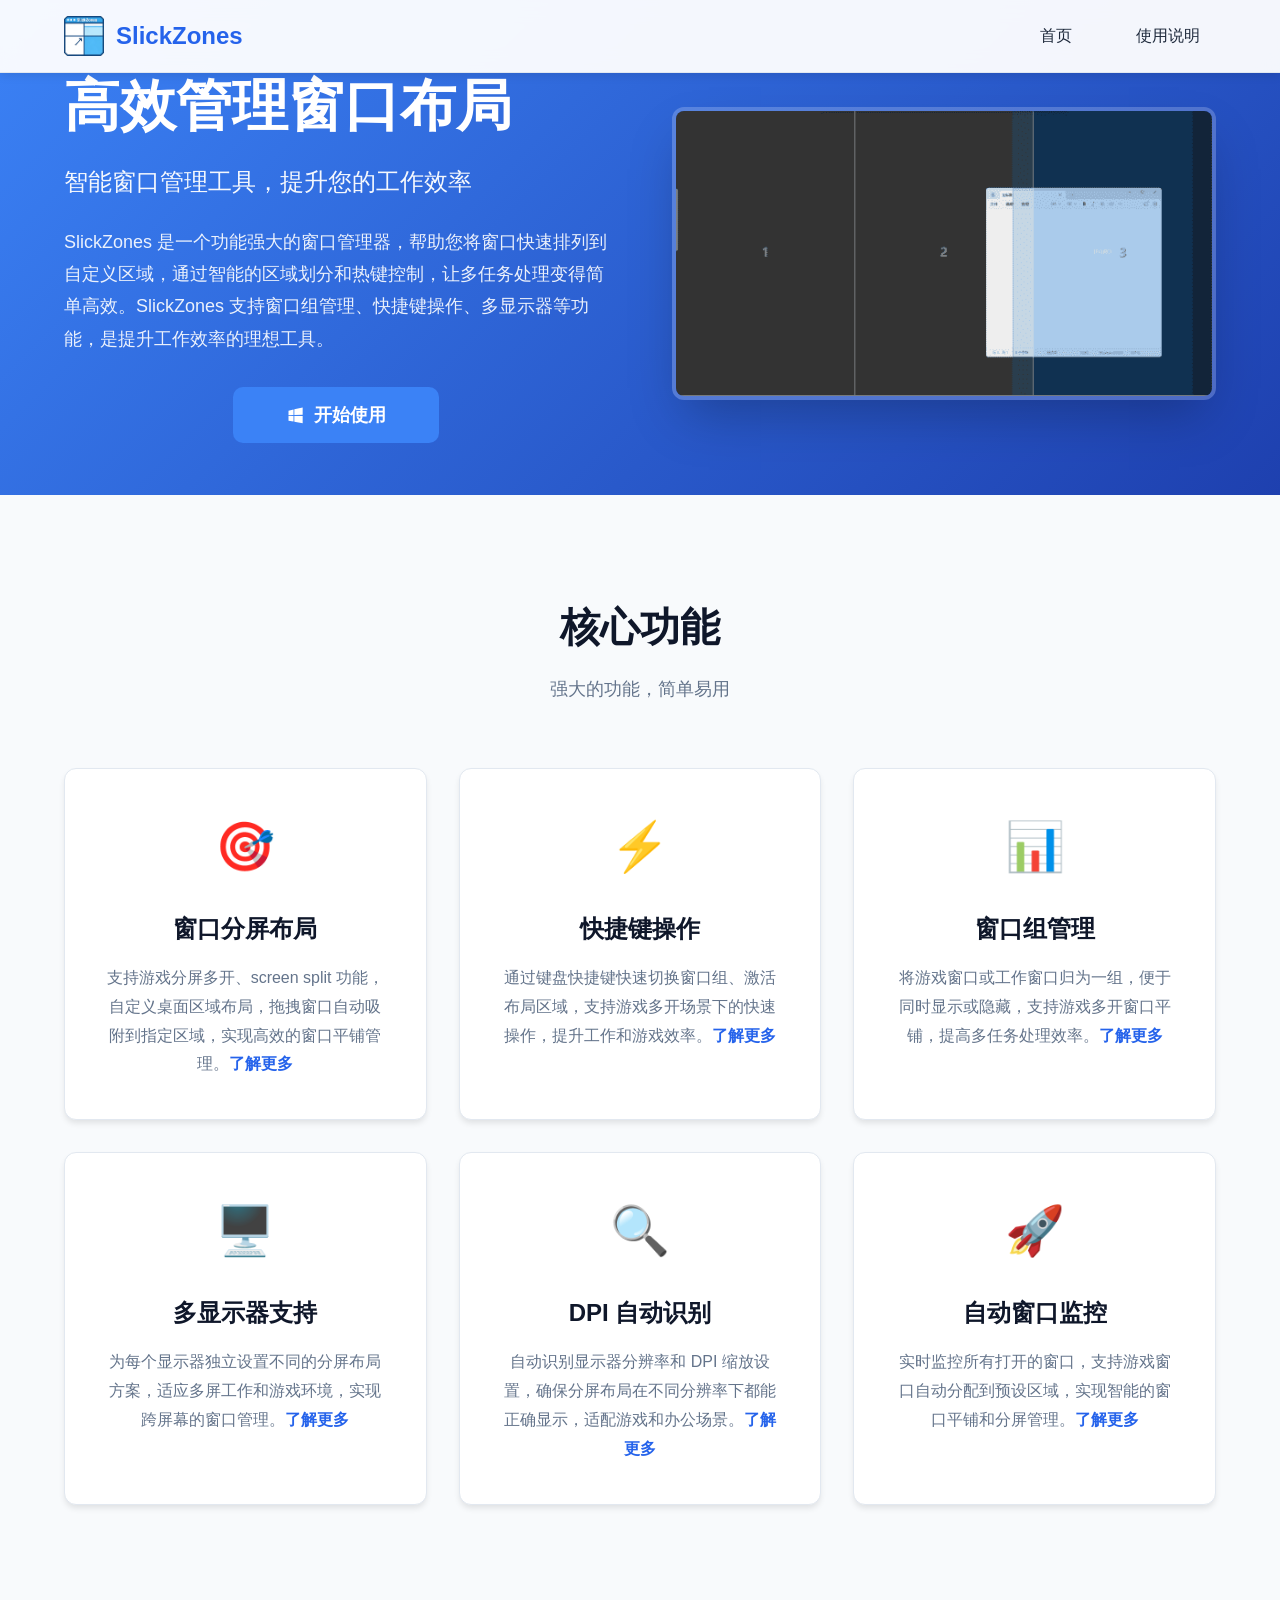
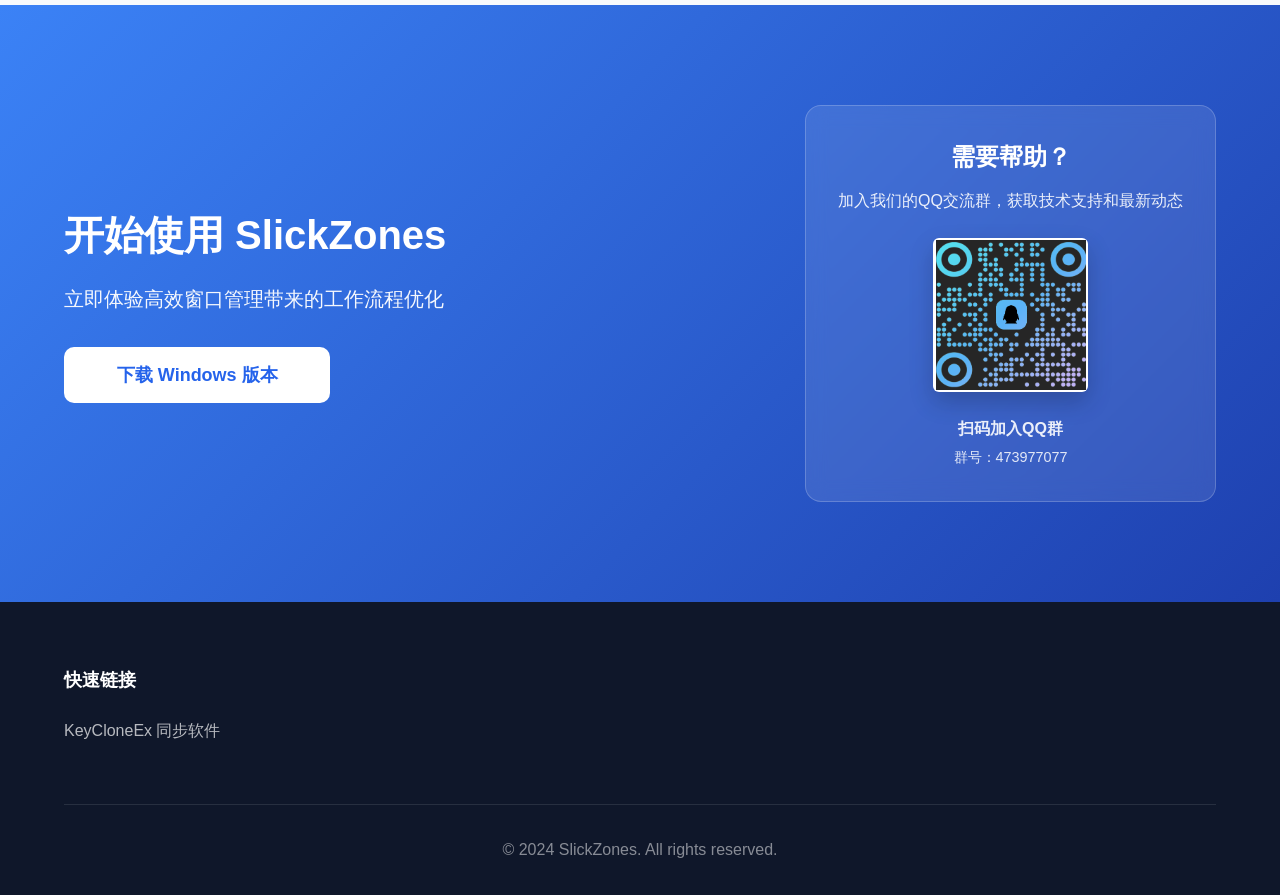
<file: index.html>
<!DOCTYPE html>
<html lang="zh-CN">
<head>
    <meta charset="UTF-8">
    <meta name="viewport" content="width=device-width, initial-scale=1.0">
    <title>SlickZones - 智能窗口管理器 | 游戏分屏多开 | 窗口平铺工具</title>
    <meta name="description" content="SlickZones 是一款强大的窗口管理器，支持游戏分屏多开、窗口平铺、自定义布局等功能。通过智能区域划分和快捷键控制，高效管理桌面窗口布局，提升多任务处理效率。">
    <meta name="keywords" content="SlickZones, 窗口管理器, 游戏分屏, 分屏软件, 窗口平铺, 窗口多开, screen split, 游戏多开, 桌面工具, 工作效率, 窗口组, 快捷键, 多显示器, 窗口布局, 分屏工具">
    <meta name="robots" content="index, follow">
    <meta name="author" content="SlickZones Team">
    <meta name="copyright" content="© 2024 SlickZones">
    <link rel="canonical" href="https://sz.jiarin.cn/">
    <meta property="og:title" content="SlickZones - 智能窗口区域管理工具">
    <meta property="og:description" content="提升工作效率的智能窗口管理工具">
    <meta property="og:url" content="https://sz.jiarin.cn/">
    <meta property="og:type" content="website">
    <link rel="stylesheet" href="styles.css">
</head>
<body>
    <nav class="navbar">
        <div class="container">
            <div class="logo">
                <img src="Resources/SlickZonesIcon.png" alt="SlickZones" class="logo-icon">
                <span class="logo-text">SlickZones</span>
            </div>
            <ul class="nav-links">
                <li><a href="index.html" class="active">首页</a></li>
                <li><a href="manual.html">使用说明</a></li>
            </ul>
        </div>
    </nav>

    <section class="hero" id="home">
        <div class="container">
            <div class="hero-content">
                <h1 class="hero-title">高效管理窗口布局</h1>
                <p class="hero-subtitle">智能窗口管理工具，提升您的工作效率</p>
                <p class="hero-description">SlickZones 是一个功能强大的窗口管理器，帮助您将窗口快速排列到自定义区域，通过智能的区域划分和热键控制，让多任务处理变得简单高效。SlickZones 支持窗口组管理、快捷键操作、多显示器等功能，是提升工作效率的理想工具。</p>
                <div class="hero-buttons">
                    <a href="#cta" class="btn btn-download"><svg width="20" height="20" viewBox="0 0 24 24" fill="currentColor"><path d="M3 12V6.75L9 5.43V11.91L3 12M20 3V11.75L10 11.9V5.21L20 3M3 13L9 13.09V19.9L3 18.75V13M20 13.25V22L10 20.09V13.1L20 13.25Z"/></svg>开始使用</a>
                </div>
                <!-- <div class="hero-qr">
                    <div class="qr-code">
                        <img src="Resources/qrcode_compressed.png" alt="SlickZones 客服QQ群" class="qr-img">
                    </div>
                    <p class="qr-label">扫码加入QQ交流群</p>
                    <p class="qr-number">群号：473977077</p>
                </div> -->
            </div>
            <div class="hero-image">
                <img src="Resources/SlickZones 使用说明465.png" alt="SlickZones 界面" class="hero-screenshot">
            </div>
        </div>
    </section>

    <section class="features" id="features">
        <div class="container">
            <div class="section-header">
                <h2>核心功能</h2>
                <p>强大的功能，简单易用</p>
            </div>
            <div class="features-grid">
                <div class="feature-card">
                    <div class="feature-icon">🎯</div>
                    <h3>窗口分屏布局</h3>
                    <p>支持游戏分屏多开、screen split 功能，自定义桌面区域布局，拖拽窗口自动吸附到指定区域，实现高效的窗口平铺管理。<a href="manual.html#alignment" class="internal-link">了解更多</a></p>
                </div>
                <div class="feature-card">
                    <div class="feature-icon">⚡</div>
                    <h3>快捷键操作</h3>
                    <p>通过键盘快捷键快速切换窗口组、激活布局区域，支持游戏多开场景下的快速操作，提升工作和游戏效率。<a href="manual.html#settings" class="internal-link">了解更多</a></p>
                </div>
                <div class="feature-card">
                    <div class="feature-icon">📊</div>
                    <h3>窗口组管理</h3>
                    <p>将游戏窗口或工作窗口归为一组，便于同时显示或隐藏，支持游戏多开窗口平铺，提高多任务处理效率。<a href="manual.html#groups" class="internal-link">了解更多</a></p>
                </div>
                <div class="feature-card">
                    <div class="feature-icon">🖥️</div>
                    <h3>多显示器支持</h3>
                    <p>为每个显示器独立设置不同的分屏布局方案，适应多屏工作和游戏环境，实现跨屏幕的窗口管理。<a href="manual.html#settings" class="internal-link">了解更多</a></p>
                </div>
                <div class="feature-card">
                    <div class="feature-icon">🔍</div>
                    <h3>DPI 自动识别</h3>
                    <p>自动识别显示器分辨率和 DPI 缩放设置，确保分屏布局在不同分辨率下都能正确显示，适配游戏和办公场景。<a href="manual.html#settings" class="internal-link">了解更多</a></p>
                </div>
                <div class="feature-card">
                    <div class="feature-icon">🚀</div>
                    <h3>自动窗口监控</h3>
                    <p>实时监控所有打开的窗口，支持游戏窗口自动分配到预设区域，实现智能的窗口平铺和分屏管理。<a href="manual.html#intro" class="internal-link">了解更多</a></p>
                </div>
            </div>
        </div>
    </section>

    <section class="cta" id="cta">
        <div class="container">
            <div class="cta-left">
                <h2>开始使用 SlickZones</h2>
                <p>立即体验高效窗口管理带来的工作流程优化</p>
                <a href="https://gitcode.com/li3807/SlickZonesWebForCloudflare/releases/download/SlickZones.20260930/SlickZones.20260930.zip" class="btn btn-download">下载 Windows 版本</a>
            </div>
            <div class="cta-right">
                <div class="support-card">
                    <h3>需要帮助？</h3>
                    <p>加入我们的QQ交流群，获取技术支持和最新动态</p>
                    <div class="qr-code">
                        <img src="Resources/qrcode_compressed.png" alt="SlickZones 客服QQ群" class="qr-img">
                    </div>
                    <p class="qr-label">扫码加入QQ群</p>
                    <p class="qr-number">群号：473977077</p>
                </div>
            </div>
        </div>
    </section>

    <footer class="footer">
        <div class="container">
            <div class="footer-content">
                <!-- <div class="footer-section">
                    <div class="logo">
                        <img src="Resources/SlickZonesIcon.png" alt="SlickZones" class="logo-icon">
                        <span class="logo-text">SlickZones</span>
                    </div>
                    <p class="footer-description">智能窗口区域管理工具，帮助您高效管理桌面布局。</p>
                </div> -->
                <div class="footer-section">
                    <h4>快速链接</h4>
                    <ul class="footer-links">
                        <li><a href="http://www.keyclone.cn" target="_blank">KeyCloneEx 同步软件</a></li>
                    </ul>
                </div>
            </div>
            <div class="footer-bottom">
                <p>&copy; 2024 SlickZones. All rights reserved.</p>
            </div>
        </div>
    </footer>

    <script src="script.js"></script>
</body>
</html>
</file>
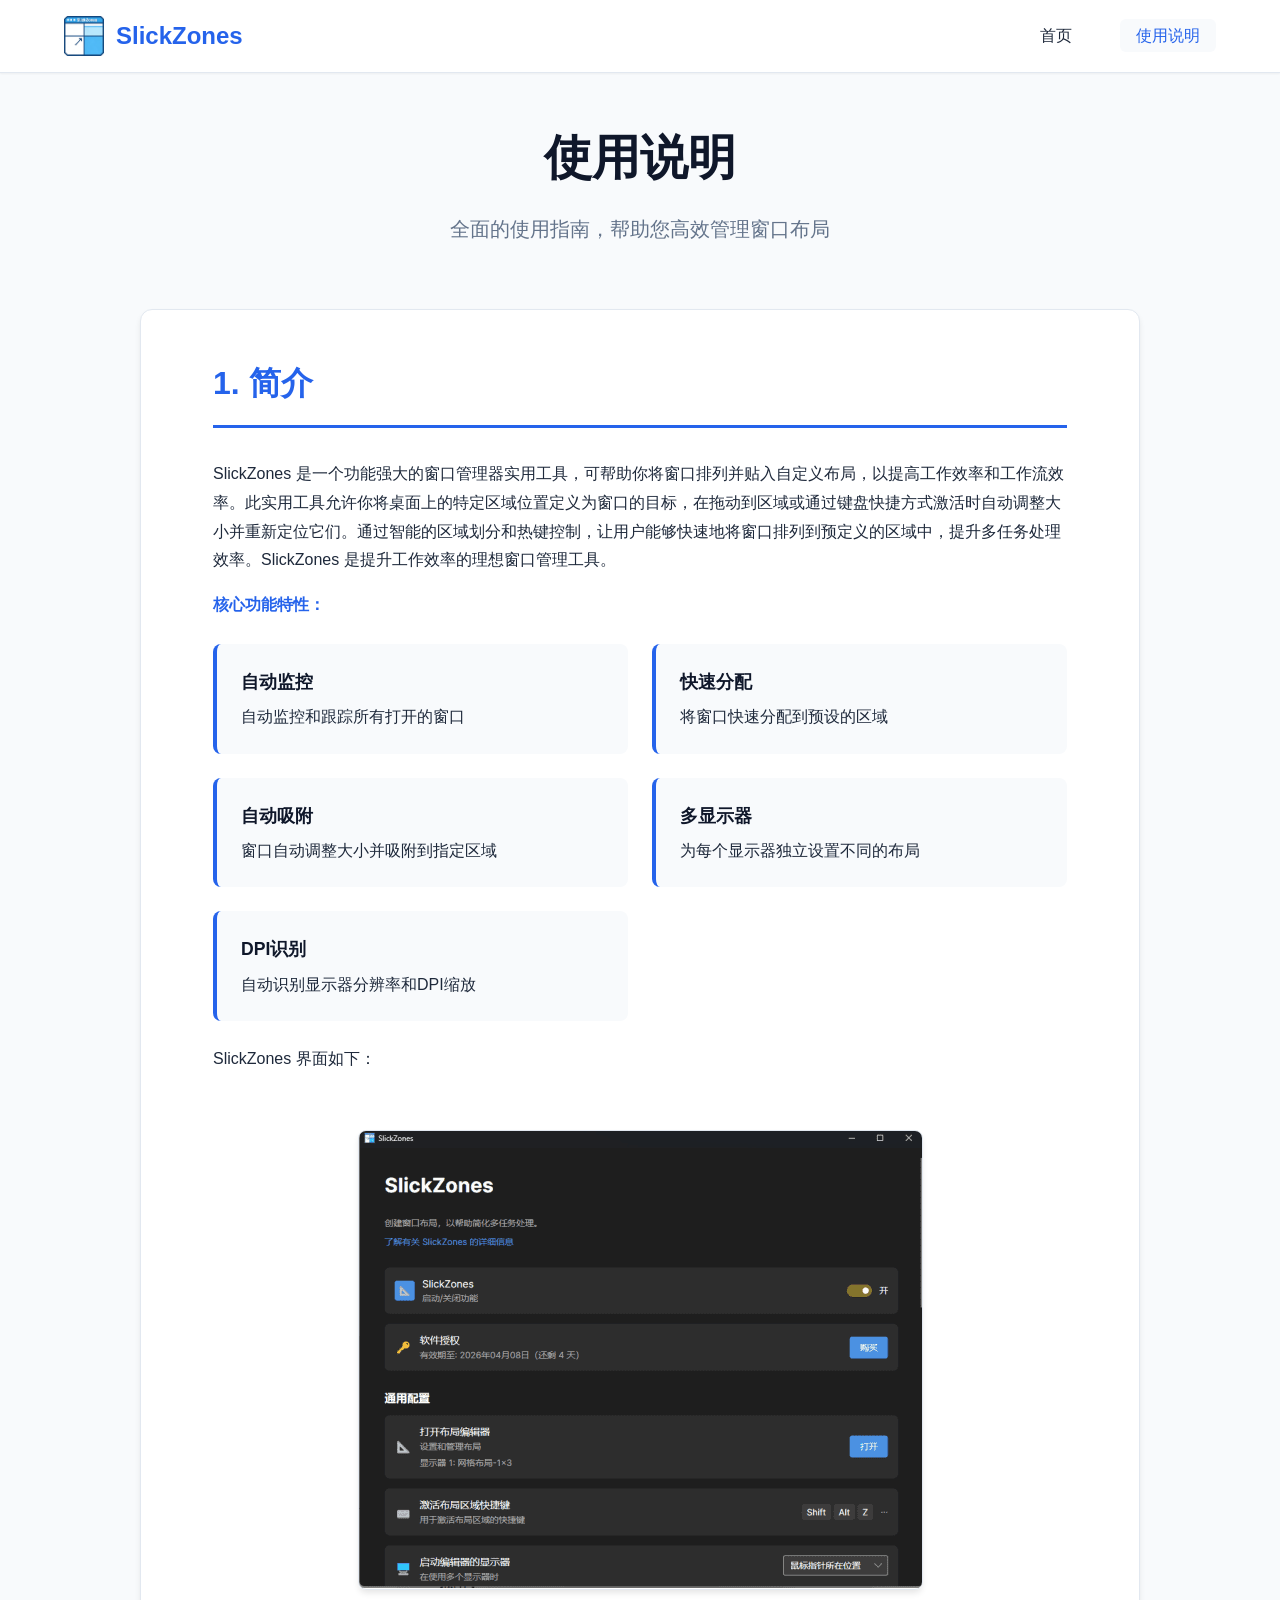
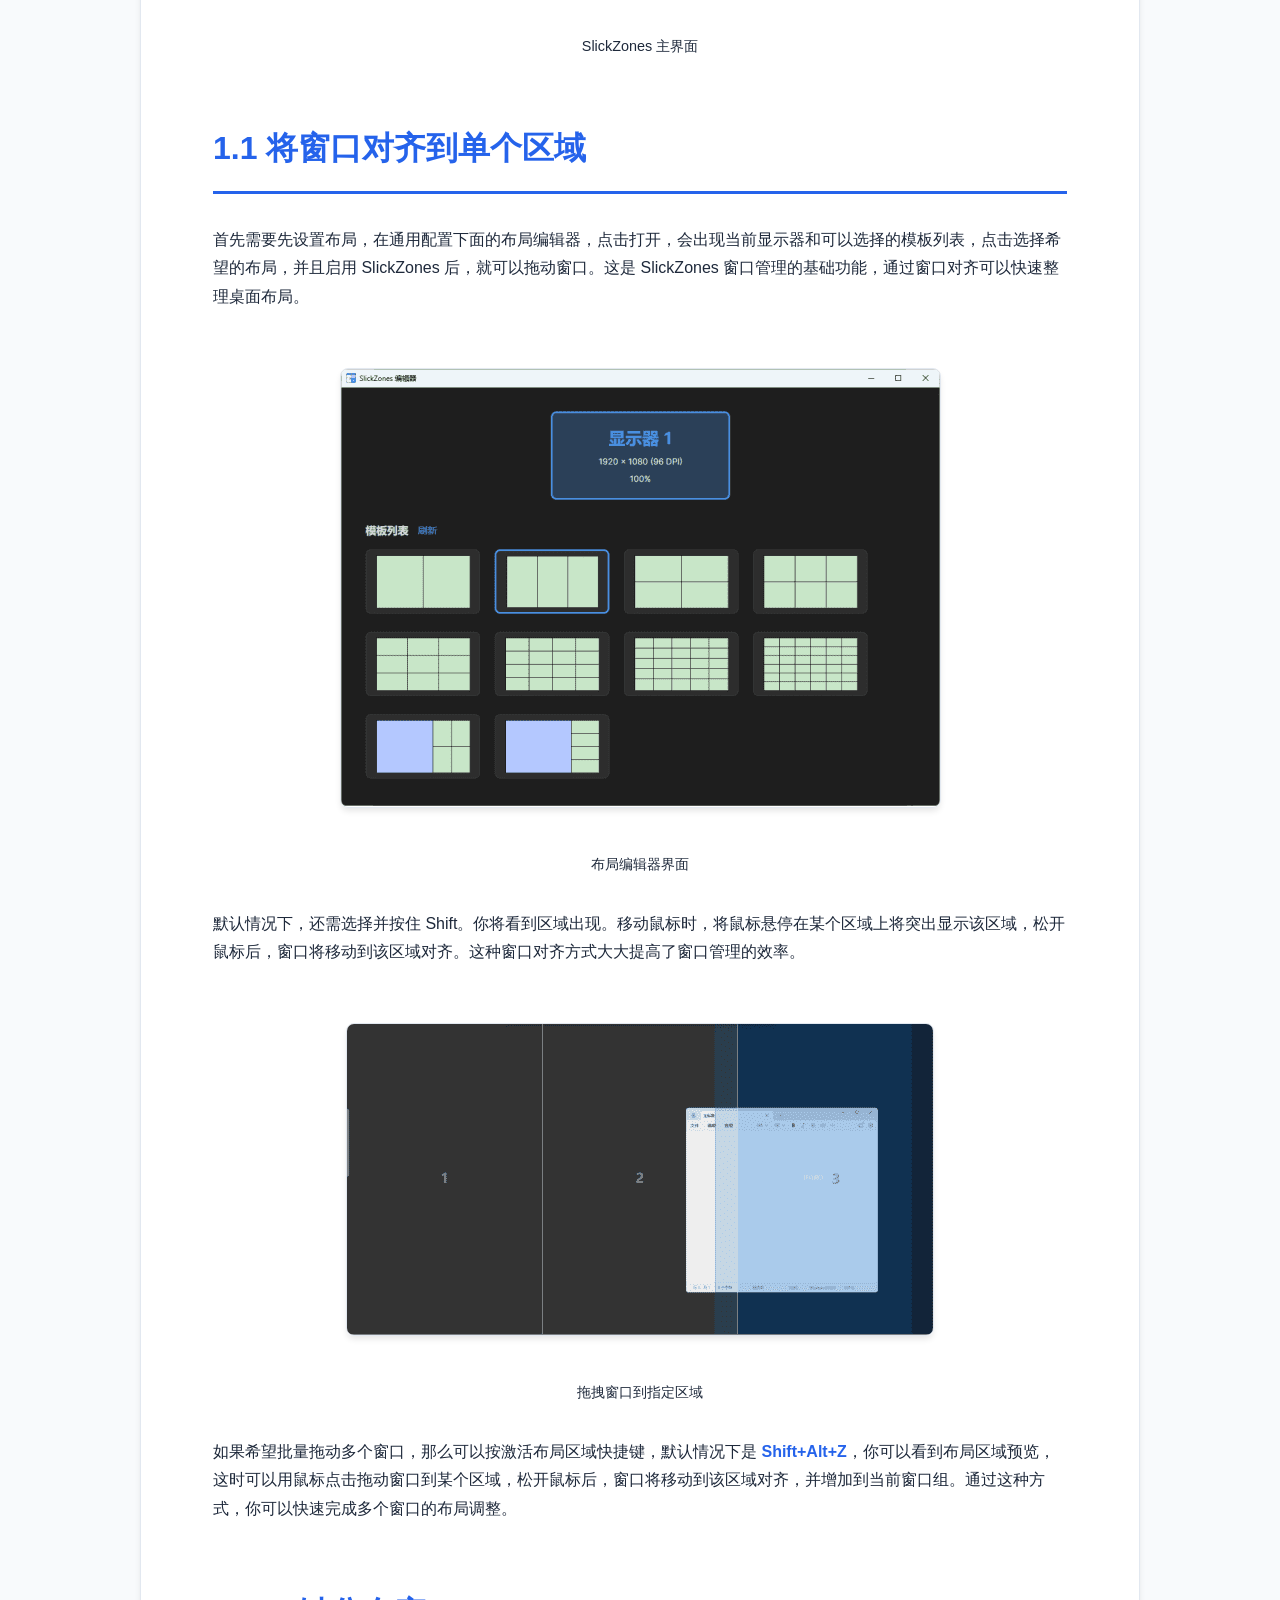
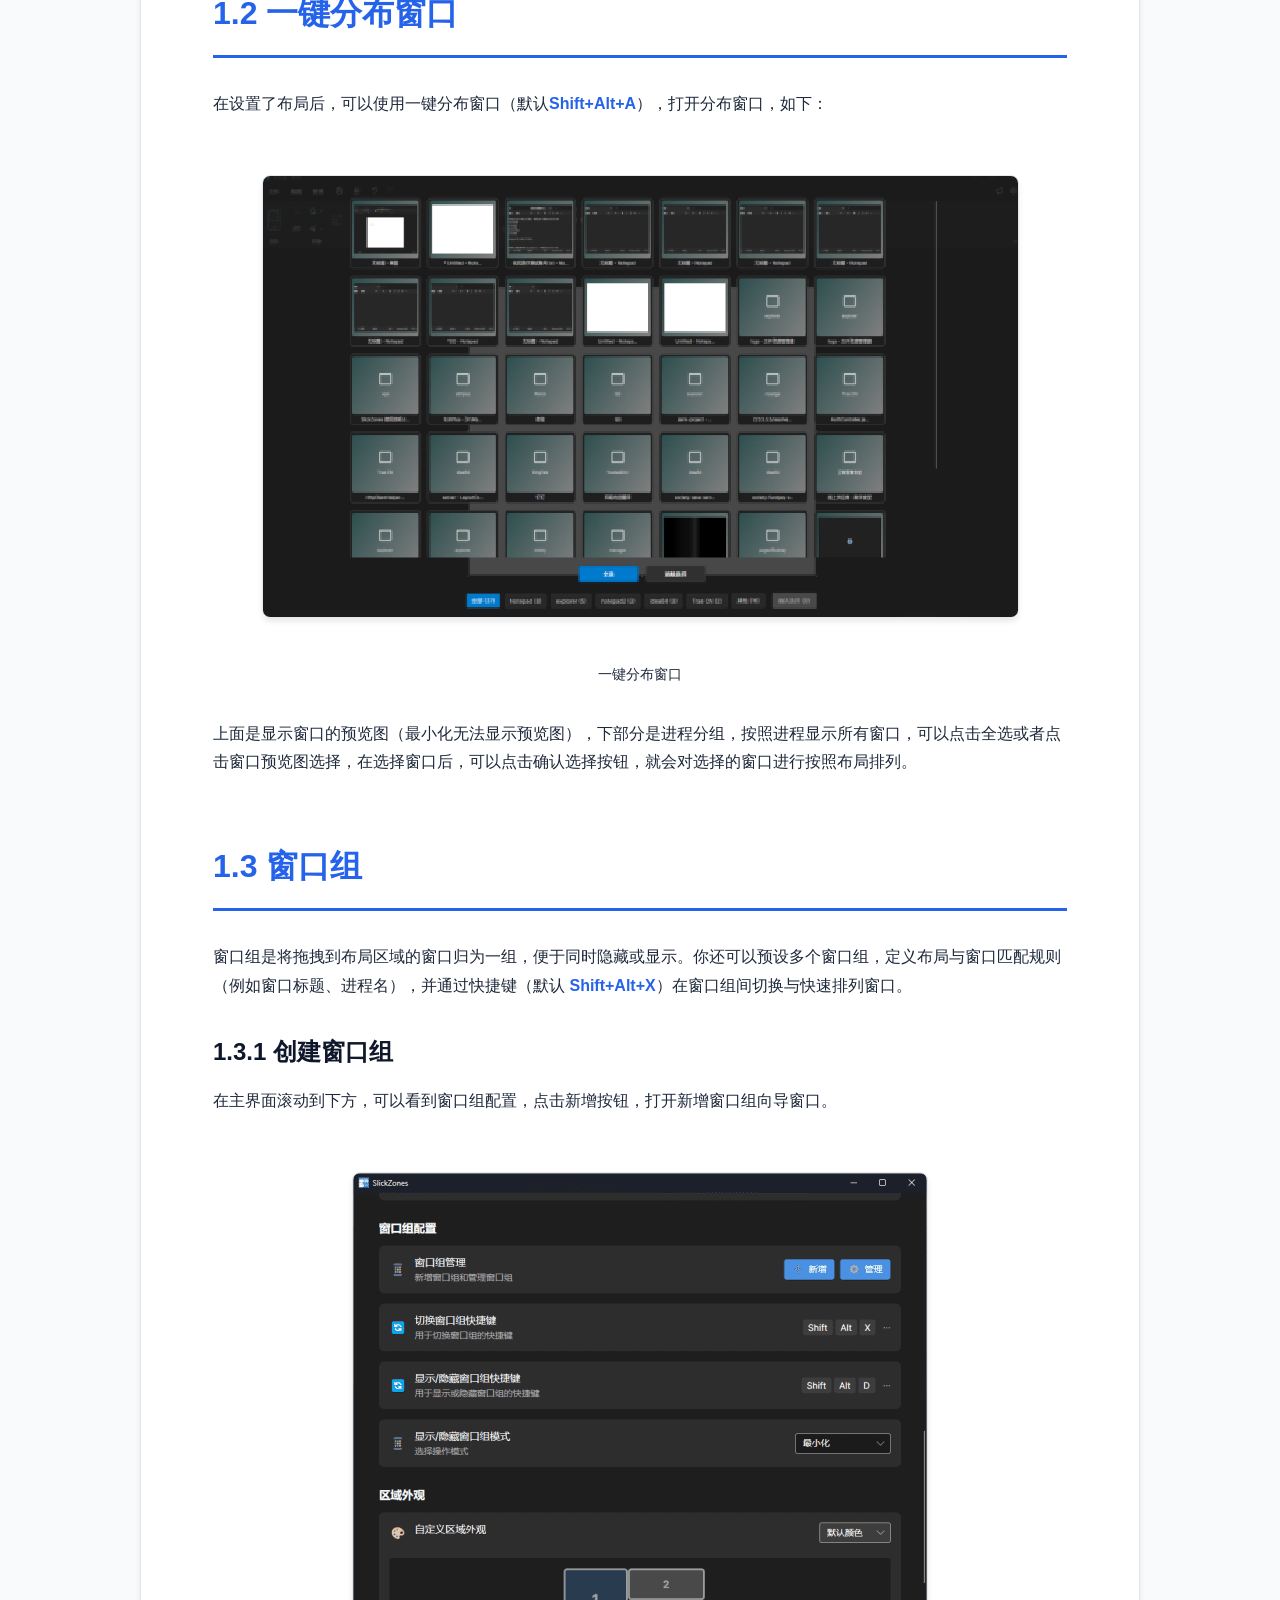
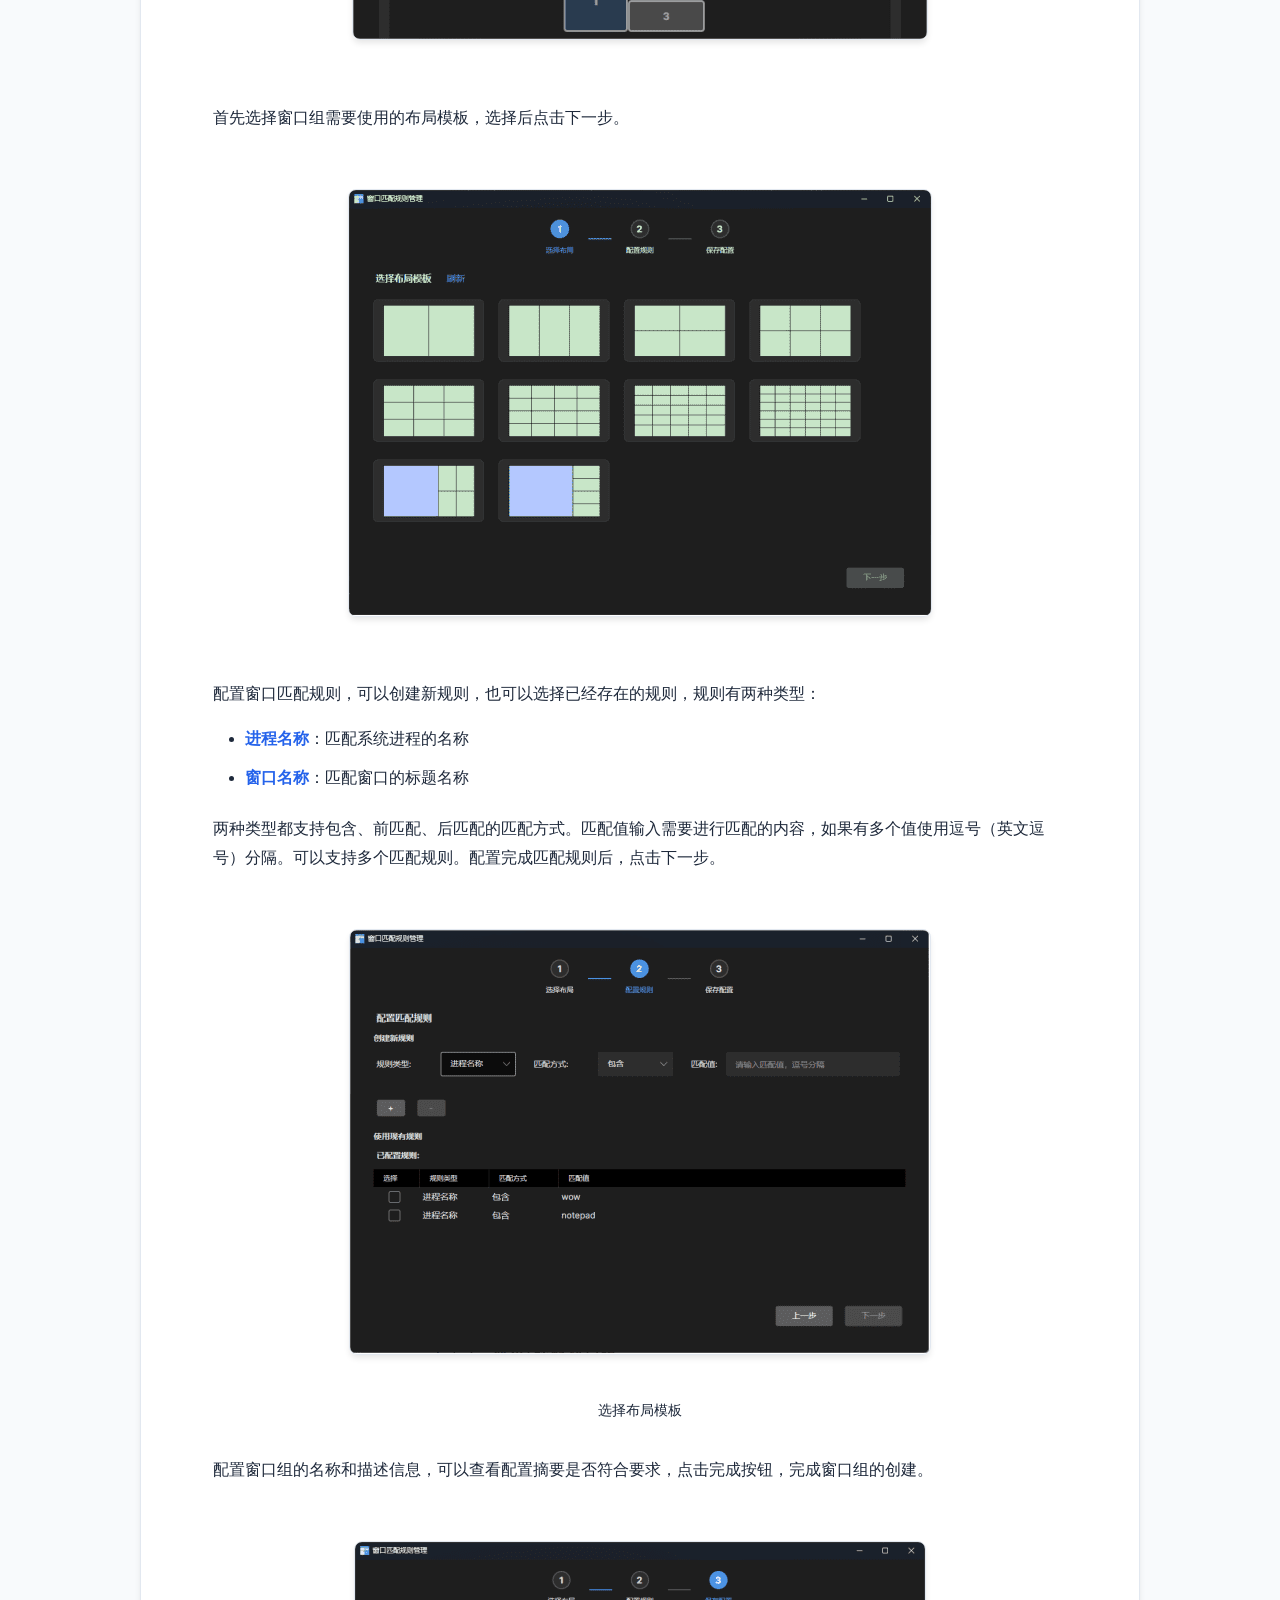
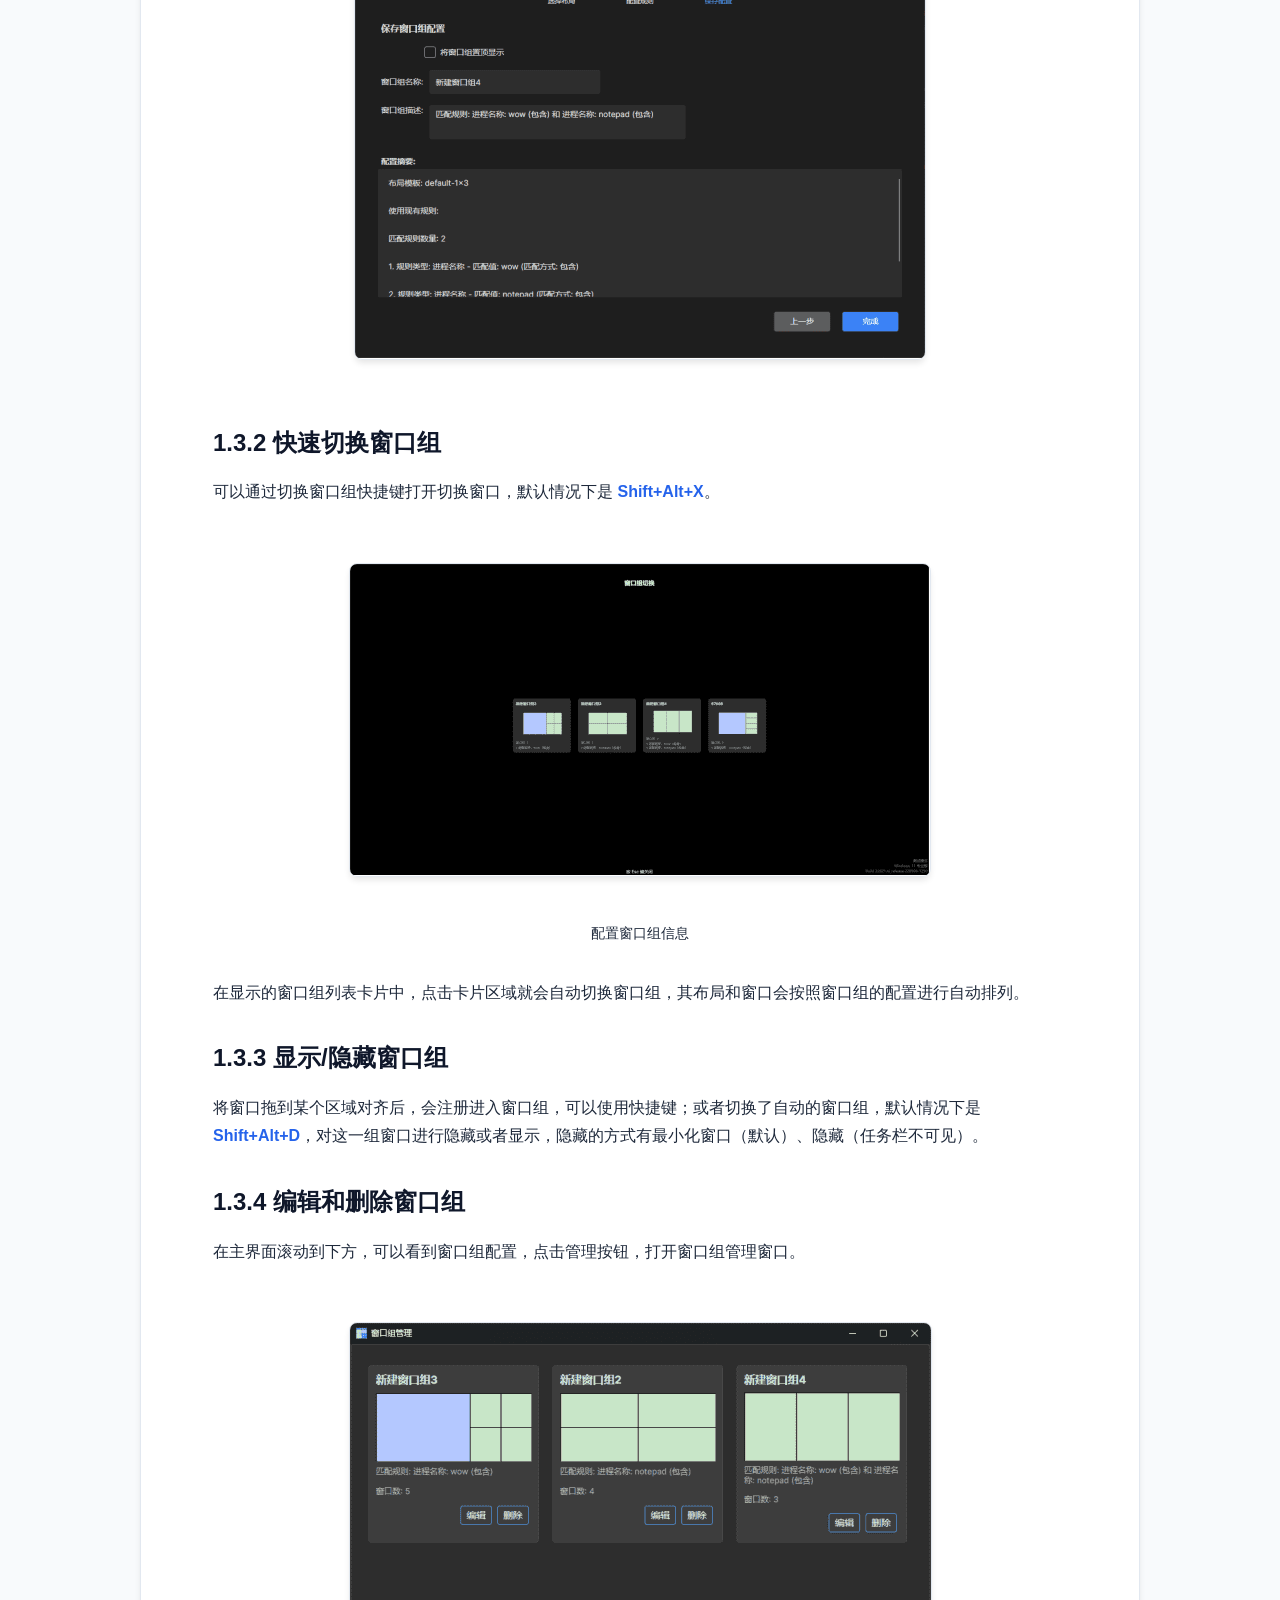
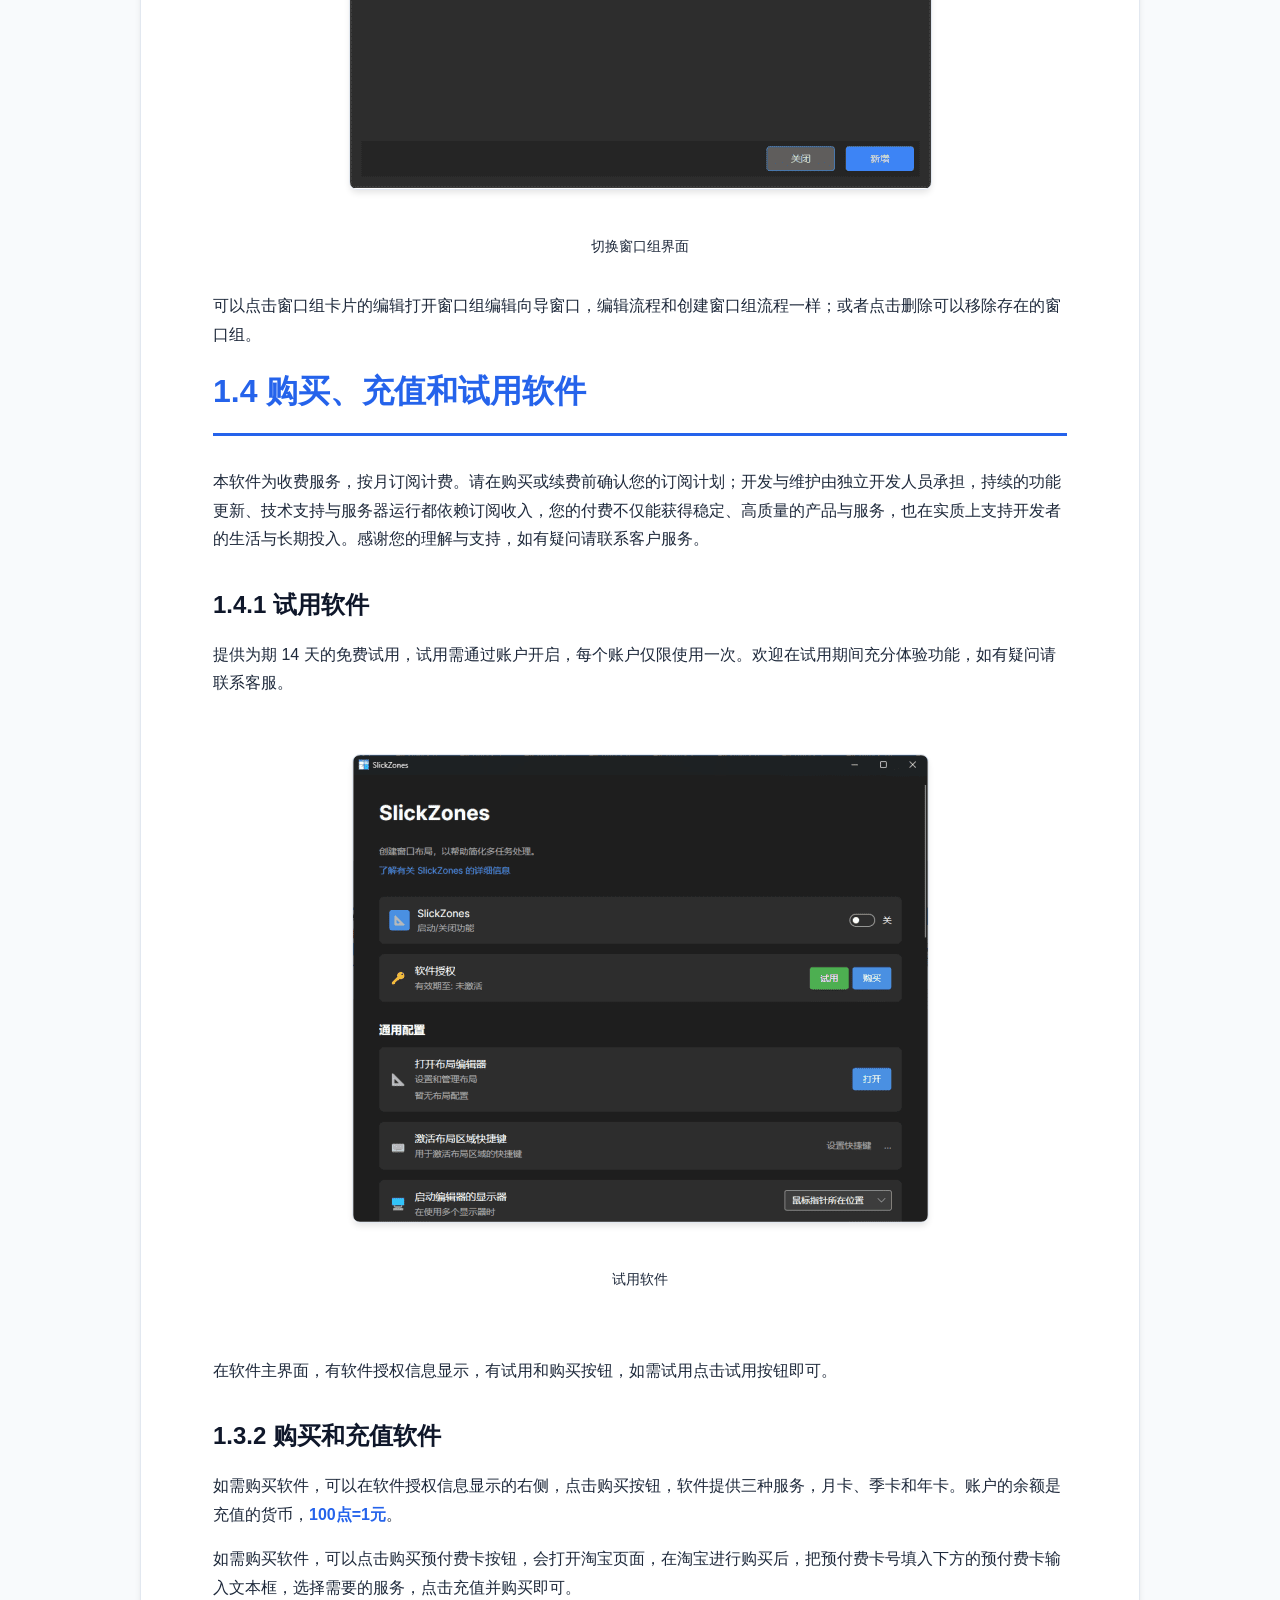
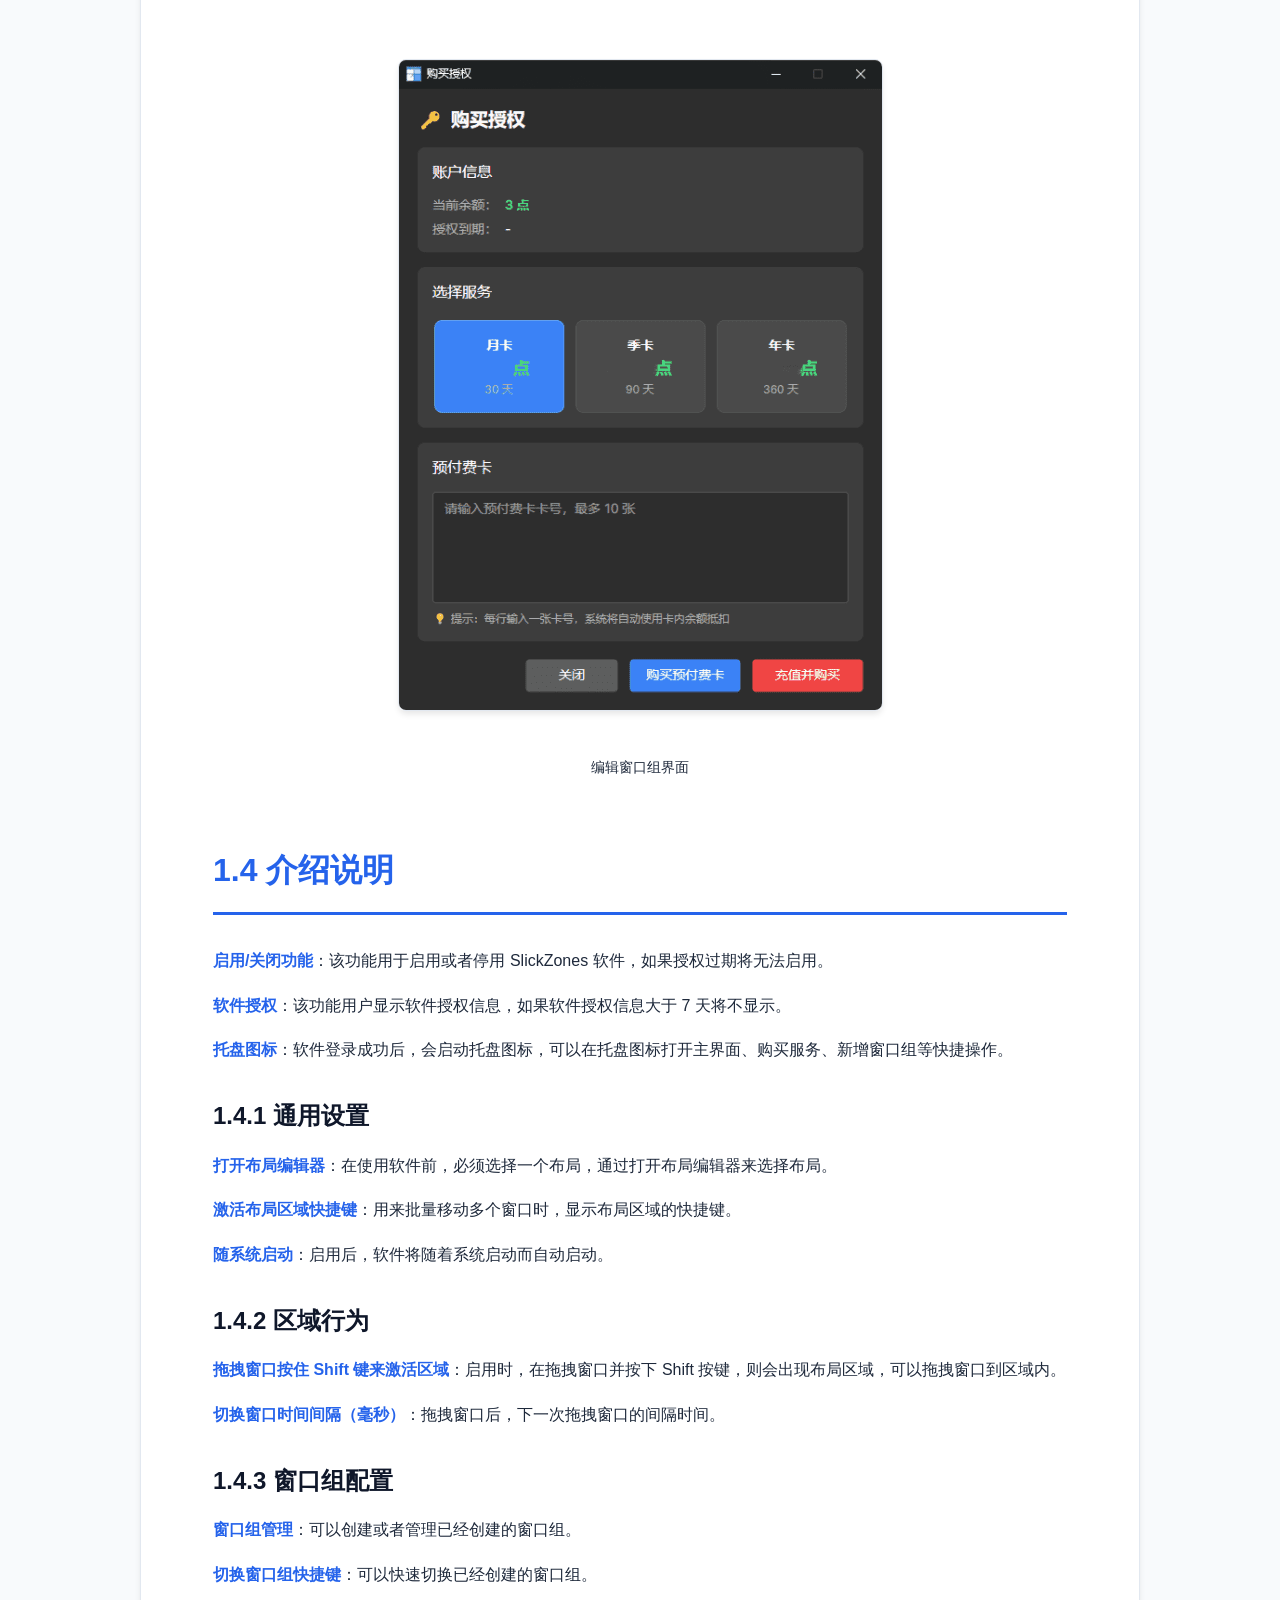
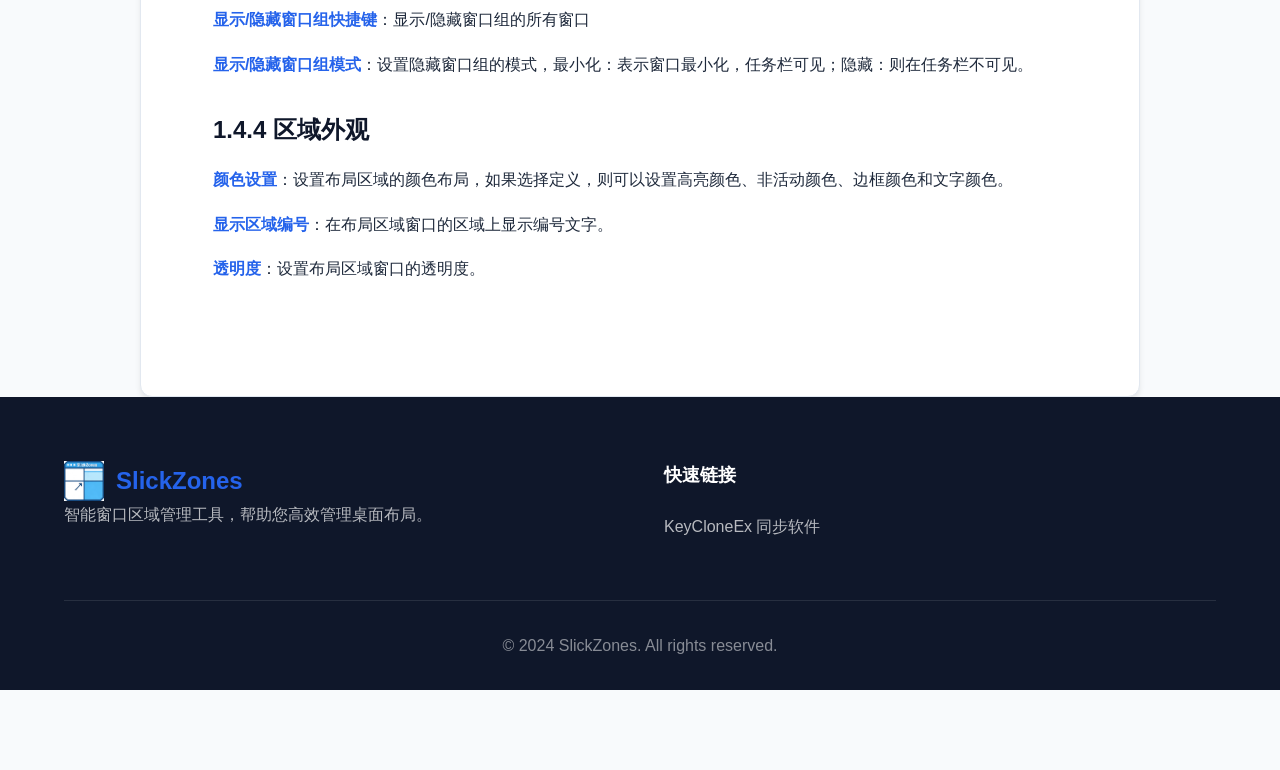
<file: manual.html>
<!DOCTYPE html>
<html lang="zh-CN">
<head>
    <meta charset="UTF-8">
    <meta name="viewport" content="width=device-width, initial-scale=1.0">
    <title>SlickZones 使用说明 | 详细教程和功能指南</title>
    <meta name="description" content="SlickZones 官方使用手册，详细教程涵盖窗口对齐、窗口组管理、快捷键操作、购买充值和设置说明。学习如何高效管理桌面布局，提升工作效率。">
    <meta name="keywords" content="SlickZones 使用说明, 窗口管理器教程, 窗口组管理, 窗口对齐, 快捷键操作, 购买充值, 软件设置">
    <meta name="robots" content="index, follow">
    <meta name="author" content="SlickZones Team">
    <meta name="copyright" content="© 2024 SlickZones">
    <link rel="canonical" href="https://sz.jiarin.cn/manual.html">
    <meta property="og:title" content="SlickZones 使用说明 | 详细教程和功能指南">
    <meta property="og:description" content="SlickZones 详细使用教程，包括窗口对齐、窗口组管理、购买充值等功能指南。">
    <meta property="og:url" content="https://sz.jiarin.cn/manual.html">
    <meta property="og:type" content="website">
    <link rel="stylesheet" href="styles.css">
</head>
<body class="manual-page">
    <nav class="navbar">
        <div class="container">
            <div class="logo">
                <img src="Resources/SlickZonesIcon.png" alt="SlickZones" class="logo-icon">
                <span class="logo-text">SlickZones</span>
            </div>
            <ul class="nav-links">
                <li><a href="index.html">首页</a></li>
                <li><a href="manual.html" class="active">使用说明</a></li>
            </ul>
        </div>
    </nav>

    <div class="manual-header">
        <div class="container">
            <h1>使用说明</h1>
            <p>全面的使用指南，帮助您高效管理窗口布局</p>
        </div>
    </div>

    <div class="manual-content">
        <div class="container">
            <div class="manual-section" id="intro">
                <h2>1. 简介</h2>
                
                <p>SlickZones 是一个功能强大的窗口管理器实用工具，可帮助你将窗口排列并贴入自定义布局，以提高工作效率和工作流效率。此实用工具允许你将桌面上的特定区域位置定义为窗口的目标，在拖动到区域或通过键盘快捷方式激活时自动调整大小并重新定位它们。通过智能的区域划分和热键控制，让用户能够快速地将窗口排列到预定义的区域中，提升多任务处理效率。SlickZones 是提升工作效率的理想窗口管理工具。</p>
                
                <p><strong>核心功能特性：</strong></p>
                <div class="feature-list">
                    <div class="feature-item"><strong>自动监控</strong>自动监控和跟踪所有打开的窗口</div>
                    <div class="feature-item"><strong>快速分配</strong>将窗口快速分配到预设的区域</div>
                    <div class="feature-item"><strong>自动吸附</strong>窗口自动调整大小并吸附到指定区域</div>
                    <div class="feature-item"><strong>多显示器</strong>为每个显示器独立设置不同的布局</div>
                    <div class="feature-item"><strong>DPI识别</strong>自动识别显示器分辨率和DPI缩放</div>
                </div>
                
                <p>SlickZones 界面如下：</p>
                <div class="screenshot-container">
                    <img src="Resources/SlickZones 使用说明291.png" alt="SlickZones 主界面">
                    <p class="screenshot-caption">SlickZones 主界面</p>
                </div>
            </div>

            <div class="manual-section" id="alignment">
                <h2>1.1 将窗口对齐到单个区域</h2>
                
                <p>首先需要先设置布局，在通用配置下面的布局编辑器，点击打开，会出现当前显示器和可以选择的模板列表，点击选择希望的布局，并且启用 SlickZones 后，就可以拖动窗口。这是 SlickZones 窗口管理的基础功能，通过窗口对齐可以快速整理桌面布局。</p>
                
                <div class="screenshot-container">
                    <img src="Resources/SlickZones 使用说明389.png" alt="布局编辑器">
                    <p class="screenshot-caption">布局编辑器界面</p>
                </div>
                
                <p>默认情况下，还需选择并按住 Shift。你将看到区域出现。移动鼠标时，将鼠标悬停在某个区域上将突出显示该区域，松开鼠标后，窗口将移动到该区域对齐。这种窗口对齐方式大大提高了窗口管理的效率。</p>
                
                <div class="screenshot-container">
                    <img src="Resources/SlickZones 使用说明465.png" alt="拖拽窗口">
                    <p class="screenshot-caption">拖拽窗口到指定区域</p>
                </div>
                
                <p>如果希望批量拖动多个窗口，那么可以按激活布局区域快捷键，默认情况下是 <strong>Shift+Alt+Z</strong>，你可以看到布局区域预览，这时可以用鼠标点击拖动窗口到某个区域，松开鼠标后，窗口将移动到该区域对齐，并增加到当前窗口组。通过这种方式，你可以快速完成多个窗口的布局调整。</p>
                
            </div>

            <div class="manual-section" id="oneclick">
                <h2>1.2 一键分布窗口</h2>
                
                <p>在设置了布局后，可以使用一键分布窗口（默认<strong>Shift+Alt+A</strong>），打开分布窗口，如下：</p>
                
                <div class="screenshot-container">
                    <img src="Resources/oneClick.png" alt="一键分布窗口">
                    <p class="screenshot-caption">一键分布窗口</p>
                </div>
                
                <p>上面是显示窗口的预览图（最小化无法显示预览图），下部分是进程分组，按照进程显示所有窗口，可以点击全选或者点击窗口预览图选择，在选择窗口后，可以点击确认选择按钮，就会对选择的窗口进行按照布局排列。</p>
                
            </div>

            <div class="manual-section" id="groups">
                <h2>1.3 窗口组</h2>
                
                <p>窗口组是将拖拽到布局区域的窗口归为一组，便于同时隐藏或显示。你还可以预设多个窗口组，定义布局与窗口匹配规则（例如窗口标题、进程名），并通过快捷键（默认 <strong>Shift+Alt+X</strong>）在窗口组间切换与快速排列窗口。</p>
                
               
                <h3>1.3.1 创建窗口组</h3>
                
                <p>在主界面滚动到下方，可以看到窗口组配置，点击新增按钮，打开新增窗口组向导窗口。</p>
                
                    <div class="screenshot-container">
                    <img src="Resources/SlickZones 使用说明688.png" alt="激活布局区域">
                    <!-- <p class="screenshot-caption">激活布局区域预览</p> -->
                </div>
               
                
                <p>首先选择窗口组需要使用的布局模板，选择后点击下一步。</p>
                
                 <div class="screenshot-container">
                    <img src="Resources/SlickZones 使用说明730.png" alt="新增窗口组">
                    <!-- <p class="screenshot-caption">新增窗口组按钮</p> -->
                </div>
              
                
                <p>配置窗口匹配规则，可以创建新规则，也可以选择已经存在的规则，规则有两种类型：</p>
                <ul>
                    <li><strong>进程名称</strong>：匹配系统进程的名称</li>
                    <li><strong>窗口名称</strong>：匹配窗口的标题名称</li>
                </ul>
                
                <p>两种类型都支持包含、前匹配、后匹配的匹配方式。匹配值输入需要进行匹配的内容，如果有多个值使用逗号（英文逗号）分隔。可以支持多个匹配规则。配置完成匹配规则后，点击下一步。</p>
                
                  <div class="screenshot-container">
                    <img src="Resources/SlickZones 使用说明759.png" alt="选择布局模板">
                    <p class="screenshot-caption">选择布局模板</p>
                </div>
              
                
                <p>配置窗口组的名称和描述信息，可以查看配置摘要是否符合要求，点击完成按钮，完成窗口组的创建。</p>
                
              <div class="screenshot-container">
                    <img src="Resources/SlickZones 使用说明917.png" alt="配置匹配规则">
                    <!-- <p class="screenshot-caption">配置窗口匹配规则</p> -->
                </div>
                <h3>1.3.2 快速切换窗口组</h3>
                
                <p>可以通过切换窗口组快捷键打开切换窗口，默认情况下是 <strong>Shift+Alt+X</strong>。</p>
                    <div class="screenshot-container">
                    <img src="Resources/SlickZones 使用说明1013.png" alt="窗口组信息">
                    <p class="screenshot-caption">配置窗口组信息</p>
                </div>
                
               
                
                <p>在显示的窗口组列表卡片中，点击卡片区域就会自动切换窗口组，其布局和窗口会按照窗口组的配置进行自动排列。</p>
                
                <h3>1.3.3 显示/隐藏窗口组</h3>
                
                <p>将窗口拖到某个区域对齐后，会注册进入窗口组，可以使用快捷键；或者切换了自动的窗口组，默认情况下是 <strong>Shift+Alt+D</strong>，对这一组窗口进行隐藏或者显示，隐藏的方式有最小化窗口（默认）、隐藏（任务栏不可见）。</p>
                
                <h3>1.3.4 编辑和删除窗口组</h3>
                
                <p>在主界面滚动到下方，可以看到窗口组配置，点击管理按钮，打开窗口组管理窗口。</p>
                 <div class="screenshot-container">
                    <img src="Resources/SlickZones 使用说明1227.png" alt="切换窗口组">
                    <p class="screenshot-caption">切换窗口组界面</p>
                </div>
               
                
                <p>可以点击窗口组卡片的编辑打开窗口组编辑向导窗口，编辑流程和创建窗口组流程一样；或者点击删除可以移除存在的窗口组。</p>
           

            <div class="manual-section" id="purchase">
                <h2>1.4 购买、充值和试用软件</h2>
                
                <p>本软件为收费服务，按月订阅计费。请在购买或续费前确认您的订阅计划；开发与维护由独立开发人员承担，持续的功能更新、技术支持与服务器运行都依赖订阅收入，您的付费不仅能获得稳定、高质量的产品与服务，也在实质上支持开发者的生活与长期投入。感谢您的理解与支持，如有疑问请联系客户服务。</p>
                
                <h3>1.4.1 试用软件</h3>
                
                <p>提供为期 14 天的免费试用，试用需通过账户开启，每个账户仅限使用一次。欢迎在试用期间充分体验功能，如有疑问请联系客服。</p>
                  <div class="screenshot-container">
                    <img src="Resources/SlickZones 使用说明1498.png" alt="窗口组管理">
                    <p class="screenshot-caption">试用软件</p>
                </div>
            </div>
                
                <p>在软件主界面，有软件授权信息显示，有试用和购买按钮，如需试用点击试用按钮即可。</p>
                
                <h3>1.3.2 购买和充值软件</h3>
                
                <p>如需购买软件，可以在软件授权信息显示的右侧，点击购买按钮，软件提供三种服务，月卡、季卡和年卡。账户的余额是充值的货币，<strong>100点=1元</strong>。</p>
                
                <p>如需购买软件，可以点击购买预付费卡按钮，会打开淘宝页面，在淘宝进行购买后，把预付费卡号填入下方的预付费卡输入文本框，选择需要的服务，点击充值并购买即可。</p>
                   
                <div class="screenshot-container">
                    <img src="Resources/SlickZones 使用说明1616.png" alt="编辑窗口组">
                    <p class="screenshot-caption">编辑窗口组界面</p>
                </div>
                 
            </div>

            <div class="manual-section" id="settings">
                <h2>1.4 介绍说明</h2>
                
                <p><strong>启用/关闭功能</strong>：该功能用于启用或者停用 SlickZones 软件，如果授权过期将无法启用。</p>
                <p><strong>软件授权</strong>：该功能用户显示软件授权信息，如果软件授权信息大于 7 天将不显示。</p>
                <p><strong>托盘图标</strong>：软件登录成功后，会启动托盘图标，可以在托盘图标打开主界面、购买服务、新增窗口组等快捷操作。</p>
                
                <h3>1.4.1 通用设置</h3>
                <p><strong>打开布局编辑器</strong>：在使用软件前，必须选择一个布局，通过打开布局编辑器来选择布局。</p>
                <p><strong>激活布局区域快捷键</strong>：用来批量移动多个窗口时，显示布局区域的快捷键。</p>
                <p><strong>随系统启动</strong>：启用后，软件将随着系统启动而自动启动。</p>
                
                <h3>1.4.2 区域行为</h3>
                <p><strong>拖拽窗口按住 Shift 键来激活区域</strong>：启用时，在拖拽窗口并按下 Shift 按键，则会出现布局区域，可以拖拽窗口到区域内。</p>
                <p><strong>切换窗口时间间隔（毫秒）</strong>：拖拽窗口后，下一次拖拽窗口的间隔时间。</p>
                
                <h3>1.4.3 窗口组配置</h3>
                <p><strong>窗口组管理</strong>：可以创建或者管理已经创建的窗口组。</p>
                <p><strong>切换窗口组快捷键</strong>：可以快速切换已经创建的窗口组。</p>
                <p><strong>显示/隐藏窗口组快捷键</strong>：显示/隐藏窗口组的所有窗口</p>
                <p><strong>显示/隐藏窗口组模式</strong>：设置隐藏窗口组的模式，最小化：表示窗口最小化，任务栏可见；隐藏：则在任务栏不可见。</p>
                
                <h3>1.4.4 区域外观</h3>
                <p><strong>颜色设置</strong>：设置布局区域的颜色布局，如果选择定义，则可以设置高亮颜色、非活动颜色、边框颜色和文字颜色。</p>
                <p><strong>显示区域编号</strong>：在布局区域窗口的区域上显示编号文字。</p>
                <p><strong>透明度</strong>：设置布局区域窗口的透明度。</p>
            </div>
        </div>
    </div>

    <footer class="footer">
        <div class="container">
            <div class="footer-content">
                <div class="footer-section">
                    <div class="logo">
                        <img src="Resources/SlickZonesIcon.png" alt="SlickZones" class="logo-icon">
                        <span class="logo-text">SlickZones</span>
                    </div>
                    <p class="footer-description">智能窗口区域管理工具，帮助您高效管理桌面布局。</p>
                </div>
                <div class="footer-section">
                    <h4>快速链接</h4>
                    <ul class="footer-links">
                        <li><a href="http://www.keyclone.cn" target="_blank">KeyCloneEx 同步软件</a></li>
                    </ul>
                </div>
            </div>
            <div class="footer-bottom">
                <p>&copy; 2024 SlickZones. All rights reserved.</p>
            </div>
        </div>
    </footer>

    <button class="back-to-top" onclick="scrollToTop()" title="返回顶部">↑</button>

    <script>
        function scrollToTop() {
            window.scrollTo({ top: 0, behavior: 'smooth' });
        }
        
        window.addEventListener('scroll', function() {
            const btn = document.querySelector('.back-to-top');
            if (window.pageYOffset > 300) {
                btn.style.display = 'flex';
            } else {
                btn.style.display = 'none';
            }
        });
        
        document.addEventListener('DOMContentLoaded', function() {
            document.querySelector('.back-to-top').style.display = 'none';
        });
    </script>
</body>
</html>
</file>
<file: styles.css>
* {
    margin: 0;
    padding: 0;
    box-sizing: border-box;
}

html {
    scroll-behavior: smooth;
}

:root {
    --primary-color: #2563eb;
    --primary-dark: #1d4ed8;
    --secondary-color: #0f172a;
    --text-color: #1e293b;
    --text-light: #64748b;
    --bg-color: #ffffff;
    --bg-light: #f8fafc;
    --card-bg: #ffffff;
    --border-color: #e2e8f0;
    --border-radius: 12px;
    --transition: all 0.3s ease;
    --shadow-sm: 0 1px 2px 0 rgba(0, 0, 0, 0.05);
    --shadow-md: 0 4px 6px -1px rgba(0, 0, 0, 0.1);
    --shadow-lg: 0 10px 15px -3px rgba(0, 0, 0, 0.1);
}

body {
    font-family: -apple-system, BlinkMacSystemFont, 'Segoe UI', 'Microsoft YaHei', sans-serif;
    line-height: 1.6;
    color: var(--text-color);
    background-color: var(--bg-color);
}

.container {
    max-width: 1200px;
    margin: 0 auto;
    padding: 0 24px;
}

/* 导航栏 */
.navbar {
    background: rgba(255, 255, 255, 0.95);
    backdrop-filter: blur(10px);
    box-shadow: var(--shadow-sm);
    padding: 1rem 0;
    position: fixed;
    width: 100%;
    top: 0;
    z-index: 1000;
    border-bottom: 1px solid var(--border-color);
}

.navbar .container {
    display: flex;
    justify-content: space-between;
    align-items: center;
}

.logo {
    display: flex;
    align-items: center;
    gap: 12px;
}

.logo-icon {
    width: 40px;
    height: 40px;
}

.logo-text {
    font-size: 1.5rem;
    font-weight: 700;
    color: var(--primary-color);
}

.nav-links {
    display: flex;
    list-style: none;
    gap: 2rem;
}

.nav-links a {
    text-decoration: none;
    color: var(--text-color);
    font-weight: 500;
    transition: var(--transition);
    padding: 0.5rem 1rem;
    border-radius: 6px;
}

.nav-links a:hover {
    color: var(--primary-color);
    background: var(--bg-light);
}

.nav-links a.active {
    color: var(--primary-color);
    background: var(--bg-light);
}

/* Hero 区域 */
.hero {
    padding: 70px 0 50px;
    background: linear-gradient(135deg, #3b82f6 0%, #1e40af 100%);
    color: white;
    min-height: 55vh;
    display: flex;
    align-items: center;
}

.hero .container {
    display: grid;
    grid-template-columns: 1fr 1fr;
    gap: 4rem;
    align-items: center;
}

.hero-content {
    animation: fadeInUp 0.8s ease;
}

.hero-title {
    font-size: 3.5rem;
    font-weight: 800;
    margin-bottom: 1.5rem;
    line-height: 1.2;
}

.hero-subtitle {
    font-size: 1.5rem;
    margin-bottom: 1.5rem;
    opacity: 0.95;
}

.hero-description {
    font-size: 1.125rem;
    margin-bottom: 2rem;
    opacity: 0.9;
    line-height: 1.8;
}

.hero-buttons {
    display: flex;
    justify-content: center;
    gap: 1.5rem;
    margin-top: 1rem;
}

.hero-qr {
    display: flex;
    flex-direction: column;
    align-items: center;
    margin-top: 2rem;
}

.hero-qr .qr-code {
    background: white;
    padding: 0.25rem;
    border-radius: 6px;
    box-shadow: 0 10px 25px rgba(0, 0, 0, 0.2);
}

.hero-qr .qr-img {
    width: 140px;
    height: 140px;
    display: block;
}

.hero-qr .qr-label {
    margin-top: 0.75rem;
    font-size: 0.95rem;
    font-weight: 600;
    margin-bottom: 0.25rem;
    color: white;
}

.hero-qr .qr-number {
    font-size: 0.85rem;
    opacity: 0.85;
    margin: 0;
    color: rgba(255, 255, 255, 0.85);
}

.hero-image {
    animation: fadeInRight 0.8s ease;
}

.hero-screenshot {
    width: 100%;
    max-width: 600px;
    border-radius: var(--border-radius);
    box-shadow: 0 25px 50px -12px rgba(0, 0, 0, 0.25);
    border: 4px solid rgba(255, 255, 255, 0.2);
}

/* 按钮样式 */
.btn {
    display: inline-block;
    padding: 0.875rem 2rem;
    border-radius: 8px;
    text-decoration: none;
    font-weight: 600;
    transition: var(--transition);
    border: none;
    cursor: pointer;
    font-size: 1rem;
}

.btn-primary {
    background: white;
    color: var(--primary-color);
}

.btn-primary:hover {
    background: var(--bg-light);
    transform: translateY(-2px);
    box-shadow: var(--shadow-lg);
}

.btn-download {
    background: #3b82f6;
    color: white;
    font-size: 1.125rem;
    padding: 0.85rem 3.3rem;
    font-weight: 600;
    border-radius: 10px;
    border: none;
    transition: all 0.2s ease;
    display: inline-flex;
    align-items: center;
    justify-content: center;
    gap: 8px;
}

.btn-download:hover {
    background: #2563eb;
    transform: none;
    box-shadow: none;
}

.btn-disabled {
    background: #94a3b8;
    cursor: not-allowed;
    opacity: 0.7;
    pointer-events: none;
}

.btn-secondary {
    background: transparent;
    color: white;
    border: 2px solid rgba(255, 255, 255, 0.3);
}

.btn-secondary:hover {
    background: rgba(255, 255, 255, 0.1);
    border-color: white;
}

.btn-lg {
    padding: 1rem 2.5rem;
    font-size: 1.125rem;
}

/* 区域通用样式 */
section {
    padding: 100px 0;
}

.section-header {
    text-align: center;
    margin-bottom: 4rem;
}

.section-header h2 {
    font-size: 2.5rem;
    font-weight: 700;
    margin-bottom: 1rem;
    color: var(--secondary-color);
}

.section-header p {
    color: var(--text-light);
    font-size: 1.125rem;
}

/* 功能特性 */
.features {
    background: var(--bg-light);
}

.features-grid {
    display: grid;
    grid-template-columns: repeat(auto-fit, minmax(320px, 1fr));
    gap: 2rem;
}

.feature-card {
    background: var(--card-bg);
    padding: 2.5rem;
    border-radius: var(--border-radius);
    box-shadow: var(--shadow-md);
    transition: var(--transition);
    text-align: center;
    border: 1px solid var(--border-color);
}

.feature-card:hover {
    transform: translateY(-8px);
    box-shadow: var(--shadow-lg);
}

.feature-icon {
    font-size: 3rem;
    margin-bottom: 1.5rem;
}

.feature-card h3 {
    font-size: 1.5rem;
    font-weight: 600;
    margin-bottom: 1rem;
    color: var(--secondary-color);
}

.feature-card p {
    color: var(--text-light);
    line-height: 1.8;
}

.internal-link {
    color: var(--primary-color);
    text-decoration: none;
    font-weight: 600;
    transition: var(--transition);
}

.internal-link:hover {
    text-decoration: underline;
    color: var(--primary-dark);
}

/* CTA 区域 */
.cta {
    background: linear-gradient(135deg, #3b82f6 0%, #1e40af 100%);
    color: white;
}

.cta .container {
    display: flex;
    align-items: center;
    justify-content: space-between;
    gap: 3rem;
}

.cta-left {
    flex: 1;
    text-align: left;
}

.cta-right {
    flex-shrink: 0;
}

.cta h2 {
    font-size: 2.5rem;
    font-weight: 700;
    margin-bottom: 1rem;
}

.cta p {
    font-size: 1.25rem;
    margin-bottom: 2rem;
    opacity: 0.95;
}

.support-card {
    background: rgba(255, 255, 255, 0.1);
    backdrop-filter: blur(10px);
    padding: 2rem;
    border-radius: 16px;
    border: 1px solid rgba(255, 255, 255, 0.2);
    text-align: center;
}

.support-card h3 {
    font-size: 1.5rem;
    font-weight: 700;
    margin-bottom: 0.75rem;
}

.support-card p {
    font-size: 1rem;
    margin-bottom: 1.5rem;
    opacity: 0.9;
}

.support-card .qr-code {
    background: white;
    padding: 0.15rem;
    border-radius: 6px;
    display: inline-block;
    margin-bottom: 1rem;
    box-shadow: 0 10px 25px rgba(0, 0, 0, 0.2);
}

.support-card .qr-img {
    width: 150px;
    height: 150px;
    display: block;
}

.support-card .qr-label {
    font-size: 1rem;
    font-weight: 600;
    margin-bottom: 0.25rem;
}

.support-card .qr-number {
    font-size: 0.9rem;
    opacity: 0.85;
    margin: 0;
}

.cta .btn {
    background: white;
    color: var(--primary-color);
}

.cta .btn:hover {
    background: var(--bg-light);
}

/* 页脚 */
.footer {
    background: var(--secondary-color);
    color: white;
    padding: 4rem 0 2rem;
}

.footer-content {
    display: grid;
    grid-template-columns: repeat(auto-fit, minmax(250px, 1fr));
    gap: 3rem;
    margin-bottom: 3rem;
}

.footer-section h4 {
    font-size: 1.125rem;
    font-weight: 600;
    margin-bottom: 1.5rem;
    color: white;
}

.footer-links {
    list-style: none;
}

.footer-links li {
    margin-bottom: 0.75rem;
}

.footer-links a {
    color: rgba(255, 255, 255, 0.7);
    text-decoration: none;
    transition: var(--transition);
}

.footer-links a:hover {
    color: white;
}

.footer-description {
    color: rgba(255, 255, 255, 0.7);
    line-height: 1.8;
}

.footer-bottom {
    text-align: center;
    padding-top: 2rem;
    border-top: 1px solid rgba(255, 255, 255, 0.1);
}

.footer-bottom p {
    color: rgba(255, 255, 255, 0.5);
}

/* QQ群二维码样式 */
.qr-section {
    text-align: center;
}

.qr-desc {
    color: rgba(255, 255, 255, 0.7);
    margin-bottom: 1rem;
    font-size: 0.9rem;
}

.qr-code {
    background: white;
    padding: 0.25rem;
    border-radius: 6px;
    display: inline-block;
    margin-bottom: 0.75rem;
}

.qr-img {
    width: 180px;
    height: 180px;
    display: block;
}

.qr-tip {
    color: rgba(255, 255, 255, 0.7);
    font-size: 0.875rem;
    margin: 0;
}

/* 使用手册页面样式 */
.manual-page {
    padding: 120px 0 80px;
    background: var(--bg-light);
    min-height: 100vh;
}

.manual-header {
    text-align: center;
    margin-bottom: 4rem;
}

.manual-header h1 {
    font-size: 3rem;
    font-weight: 700;
    margin-bottom: 1rem;
    color: var(--secondary-color);
}

.manual-header p {
    color: var(--text-light);
    font-size: 1.25rem;
}

.manual-content {
    background: var(--card-bg);
    padding: 3rem;
    border-radius: var(--border-radius);
    box-shadow: var(--shadow-md);
    max-width: 1000px;
    margin: 0 auto;
    border: 1px solid var(--border-color);
}

.manual-section {
    margin-bottom: 4rem;
}

.manual-section h2 {
    font-size: 2rem;
    font-weight: 700;
    margin-bottom: 2rem;
    color: var(--primary-color);
    padding-bottom: 1rem;
    border-bottom: 3px solid var(--primary-color);
}

.manual-section h3 {
    font-size: 1.5rem;
    font-weight: 600;
    margin: 2rem 0 1rem;
    color: var(--secondary-color);
}

.manual-section h4 {
    font-size: 1.25rem;
    font-weight: 600;
    margin: 1.5rem 0 1rem;
    color: var(--text-color);
}

.manual-section p {
    color: var(--text-color);
    line-height: 1.8;
    margin-bottom: 1rem;
}

.manual-section ul {
    margin-left: 2rem;
    margin-bottom: 1.5rem;
}

.manual-section ul li {
    margin-bottom: 0.75rem;
    color: var(--text-color);
    line-height: 1.7;
}

.manual-section strong {
    color: var(--primary-color);
    font-weight: 600;
}

.manual-section img {
    max-width: 100%;
    height: auto;
    border-radius: 8px;
    margin: 1.5rem 0;
    border: 1px solid var(--border-color);
    box-shadow: var(--shadow-md);
}

.screenshot-container {
    text-align: center;
    margin: 2rem 0;
}

.screenshot-container img {
    max-width: 100%;
    height: auto;
}

.screenshot-caption {
    font-size: 0.9rem;
    color: var(--text-light);
    margin-top: 0.75rem;
    text-align: center;
}

.feature-list {
    display: grid;
    grid-template-columns: repeat(auto-fill, minmax(280px, 1fr));
    gap: 1.5rem;
    margin: 1.5rem 0;
}

.feature-item {
    padding: 1.5rem;
    background: var(--bg-light);
    border-radius: 8px;
    border-left: 4px solid var(--primary-color);
}

.feature-item strong {
    display: block;
    margin-bottom: 0.5rem;
    color: var(--secondary-color);
    font-size: 1.1rem;
}

.quick-links {
    margin-top: 3rem;
    padding: 2rem;
    background: var(--bg-light);
    border-radius: var(--border-radius);
}

.quick-links h4 {
    margin-bottom: 1.5rem;
    color: var(--secondary-color);
    font-size: 1.25rem;
}

.quick-links ul {
    list-style: none;
    padding: 0;
    margin: 0;
}

.quick-links ul li {
    margin-bottom: 0.75rem;
}

.quick-links ul li a {
    color: var(--primary-color);
    text-decoration: none;
    transition: var(--transition);
    font-weight: 500;
}

.quick-links ul li a:hover {
    text-decoration: underline;
}

.nav-tabs {
    display: flex;
    flex-wrap: wrap;
    gap: 0.75rem;
    margin-bottom: 3rem;
    padding-bottom: 1.5rem;
    border-bottom: 2px solid var(--border-color);
}

.nav-tab {
    padding: 0.75rem 1.5rem;
    background: var(--bg-light);
    border-radius: 8px;
    cursor: pointer;
    transition: var(--transition);
    color: var(--text-color);
    text-decoration: none;
    font-weight: 500;
    border: 1px solid var(--border-color);
}

.nav-tab:hover {
    background: var(--primary-color);
    color: white;
    border-color: var(--primary-color);
}

.back-to-top {
    position: fixed;
    bottom: 2rem;
    right: 2rem;
    width: 50px;
    height: 50px;
    background: var(--primary-color);
    color: white;
    border: none;
    border-radius: 50%;
    cursor: pointer;
    font-size: 1.5rem;
    display: flex;
    align-items: center;
    justify-content: center;
    box-shadow: var(--shadow-lg);
    transition: var(--transition);
    z-index: 1000;
}

.back-to-top:hover {
    transform: translateY(-3px);
    box-shadow: 0 20px 25px -5px rgba(0, 0, 0, 0.2);
}

/* 动画 */
@keyframes fadeInUp {
    from {
        opacity: 0;
        transform: translateY(30px);
    }
    to {
        opacity: 1;
        transform: translateY(0);
    }
}

@keyframes fadeInRight {
    from {
        opacity: 0;
        transform: translateX(30px);
    }
    to {
        opacity: 1;
        transform: translateX(0);
    }
}

/* 响应式设计 */
@media (max-width: 768px) {
    .hero-title {
        font-size: 2.5rem;
    }
    
    .hero-subtitle {
        font-size: 1.25rem;
    }
    
    .hero-buttons {
        flex-direction: column;
    }
    
    .hero .container {
        grid-template-columns: 1fr;
        text-align: center;
    }
    
    .hero-screenshot {
        max-width: 100%;
    }
    
    .navbar .container {
        flex-direction: column;
        gap: 1rem;
    }
    
    .cta .container {
        flex-direction: column;
        text-align: center;
    }
    
    .cta-left {
        text-align: center;
    }
    
    .nav-links {
        flex-wrap: wrap;
        justify-content: center;
    }
    
    .features-grid {
        grid-template-columns: 1fr;
    }
    
    .manual-content {
        padding: 2rem;
    }
    
    .manual-header h1 {
        font-size: 2rem;
    }
}

@media (max-width: 480px) {
    .hero-title {
        font-size: 2rem;
    }
    
    .hero-description {
        font-size: 1rem;
    }
    
    .section-header h2 {
        font-size: 2rem;
    }
    
    .nav-tab {
        padding: 0.5rem 1rem;
        font-size: 0.9rem;
    }
}
</file>
